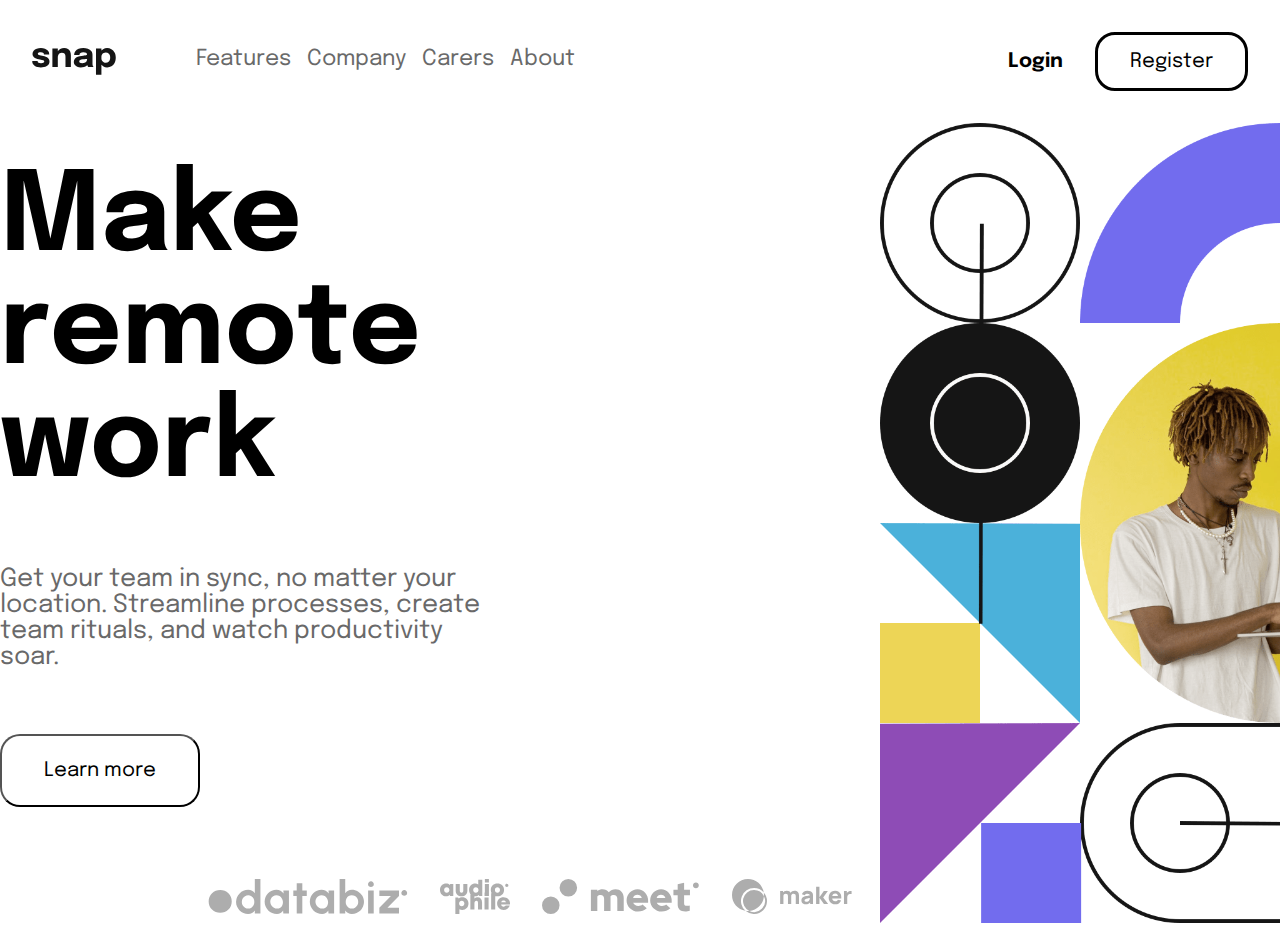
<file: index.html>
<!DOCTYPE html>
<html lang="en">
<head>
    <meta charset="UTF-8">
    <meta http-equiv="X-UA-Compatible" content="IE=edge">
    <meta name="viewport" content="width=device-width, initial-scale=1.0">
    <link rel="preconnect" href="https://fonts.googleapis.com">
<link rel="preconnect" href="https://fonts.gstatic.com" crossorigin>
<link href="https://fonts.googleapis.com/css2?family=Epilogue:wght@600&display=swap" rel="stylesheet">
    <link rel="stylesheet" href="style.css">
    <title>Document</title>
</head>
<body>

    <script src="main.js"></script>
    <nav>
<div class="nav-logo-links">
<img src="./images/logo.svg" alt="">
<ul>
    <li id="lis" class="lis"><a href="#">Features</a></li>
    <li id="lis" class="lis"><a href="#">Company</a></li>
    <li id="lis" class="lis"><a href="#">Carers</a></li>
    <li id="lis" class="lis"><a href="#">About</a></li>
</ul>
</div>
<div class="nav-button">
    <h3>Login</h3>
    <button>Register</button>


</div>
    </nav>
    <div class="home">
<div class="home-text">
<h1>
    Make remote work</h1>
<p>  Get your team in sync, no matter your location. Streamline processes, 
    create team rituals, and watch productivity soar.
  </p>
  <button>Learn more </button>
</div>
<div class="home-img">
<img src="./images/image-hero-desktop.png" alt=""
height="800px">

</div>

    </div>
    <div class="logos">
        <img src="images/client-databiz.svg" alt="" >
        <img src="./images/client-audiophile.svg" alt="">
        <img src="./images/client-meet.svg" alt="">
        <img src="./images/client-maker.svg" alt="">
        </div>






        
</body>
</html>
</file>
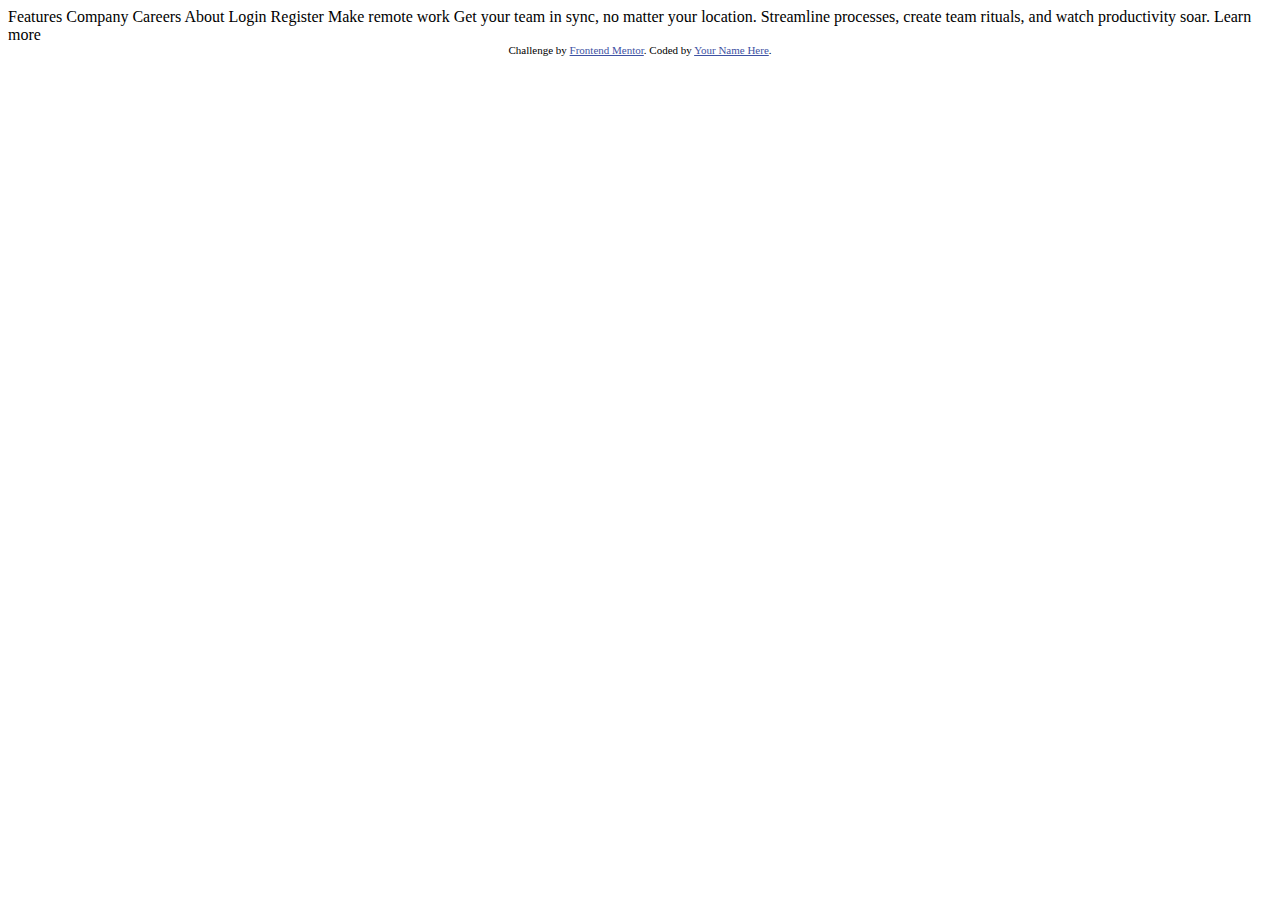
<file: 1.html>
<!DOCTYPE html>
<html lang="en">
<head>
  <meta charset="UTF-8">
  <meta name="viewport" content="width=device-width, initial-scale=1.0"> <!-- displays site properly based on user's device -->

  <link rel="icon" type="image/png" sizes="32x32" href="./images/favicon-32x32.png">
  
  <title>Frontend Mentor | Intro section with dropdown navigation</title>

  <!-- Feel free to remove these styles or customise in your own stylesheet 👍 -->
  <style>
    .attribution { font-size: 11px; text-align: center; }
    .attribution a { color: hsl(228, 45%, 44%); }
  </style>
</head>
<body>

  Features
  Company
  Careers
  About

  Login
  Register

  Make remote work

  Get your team in sync, no matter your location. Streamline processes, 
  create team rituals, and watch productivity soar.

  Learn more
  
  <div class="attribution">
    Challenge by <a href="https://www.frontendmentor.io?ref=challenge" target="_blank">Frontend Mentor</a>. 
    Coded by <a href="#">Your Name Here</a>.
  </div>
</body>
</html>
</file>
<file: style.css>
*{
    padding: 0;
    margin: 0;
    font-family: 'Epilogue', sans-serif;
}
:root{
    --Almost-White:hsl(0, 0%, 98%);
    --Medium-Gray:hsl(0, 0%, 41%);
    --Almost-Black:hsl(0, 0%, 8%);

}
.home{
max-width: 1440px;
margin: auto;
align-items: center;
}
nav{
    align-items: center;
padding: 2rem;
display: flex;
justify-content: space-between;
}
.nav-logo-links{
display: flex;
    gap: 5rem;
   
}
.nav-logo-links ul{
    display: flex;
   list-style: none;
   gap: 1rem;
}
.nav-logo-links a{
color: var(--Medium-Gray);
text-decoration: none;
font-size: 22px;
}
.nav-logo-links a:hover{
color: black;
 transition: all;
 transition: 0.4s ;
}
.nav-button {
display: flex;
align-items: center;
gap: 2rem
}
.nav-button button{
border-radius: 20px;
border: 3px solid black;
padding: 1rem 2rem;
background-color: white;
font-size: 20px;
cursor: pointer;
}
.nav-button h3{
font-size: 20px;

}
.home{
display: flex;


}
.home-text h1{
font-size: 110px;
width: 720px;
}
.home-text{
    display: flex;
    flex-direction: column;
    gap: 4rem;
    margin-bottom: 5rem;
}
.home-text p{
    font-size: 25px;
    width: 480px;
    color: var(--Medium-Gray);
}
.home-img{
    margin-left: 10rem;
}
.home-text button{
width: 200px;
padding: 1.5rem 2rem;
background-color: white;
border-radius: 20px;
font-size: 20px;
}
.logos{
display: flex;
align-items: center;
gap: 2rem;
margin-top: -3rem;
margin-left: 13rem;
}
.logos img{
    height: 35px;
}
</file>
